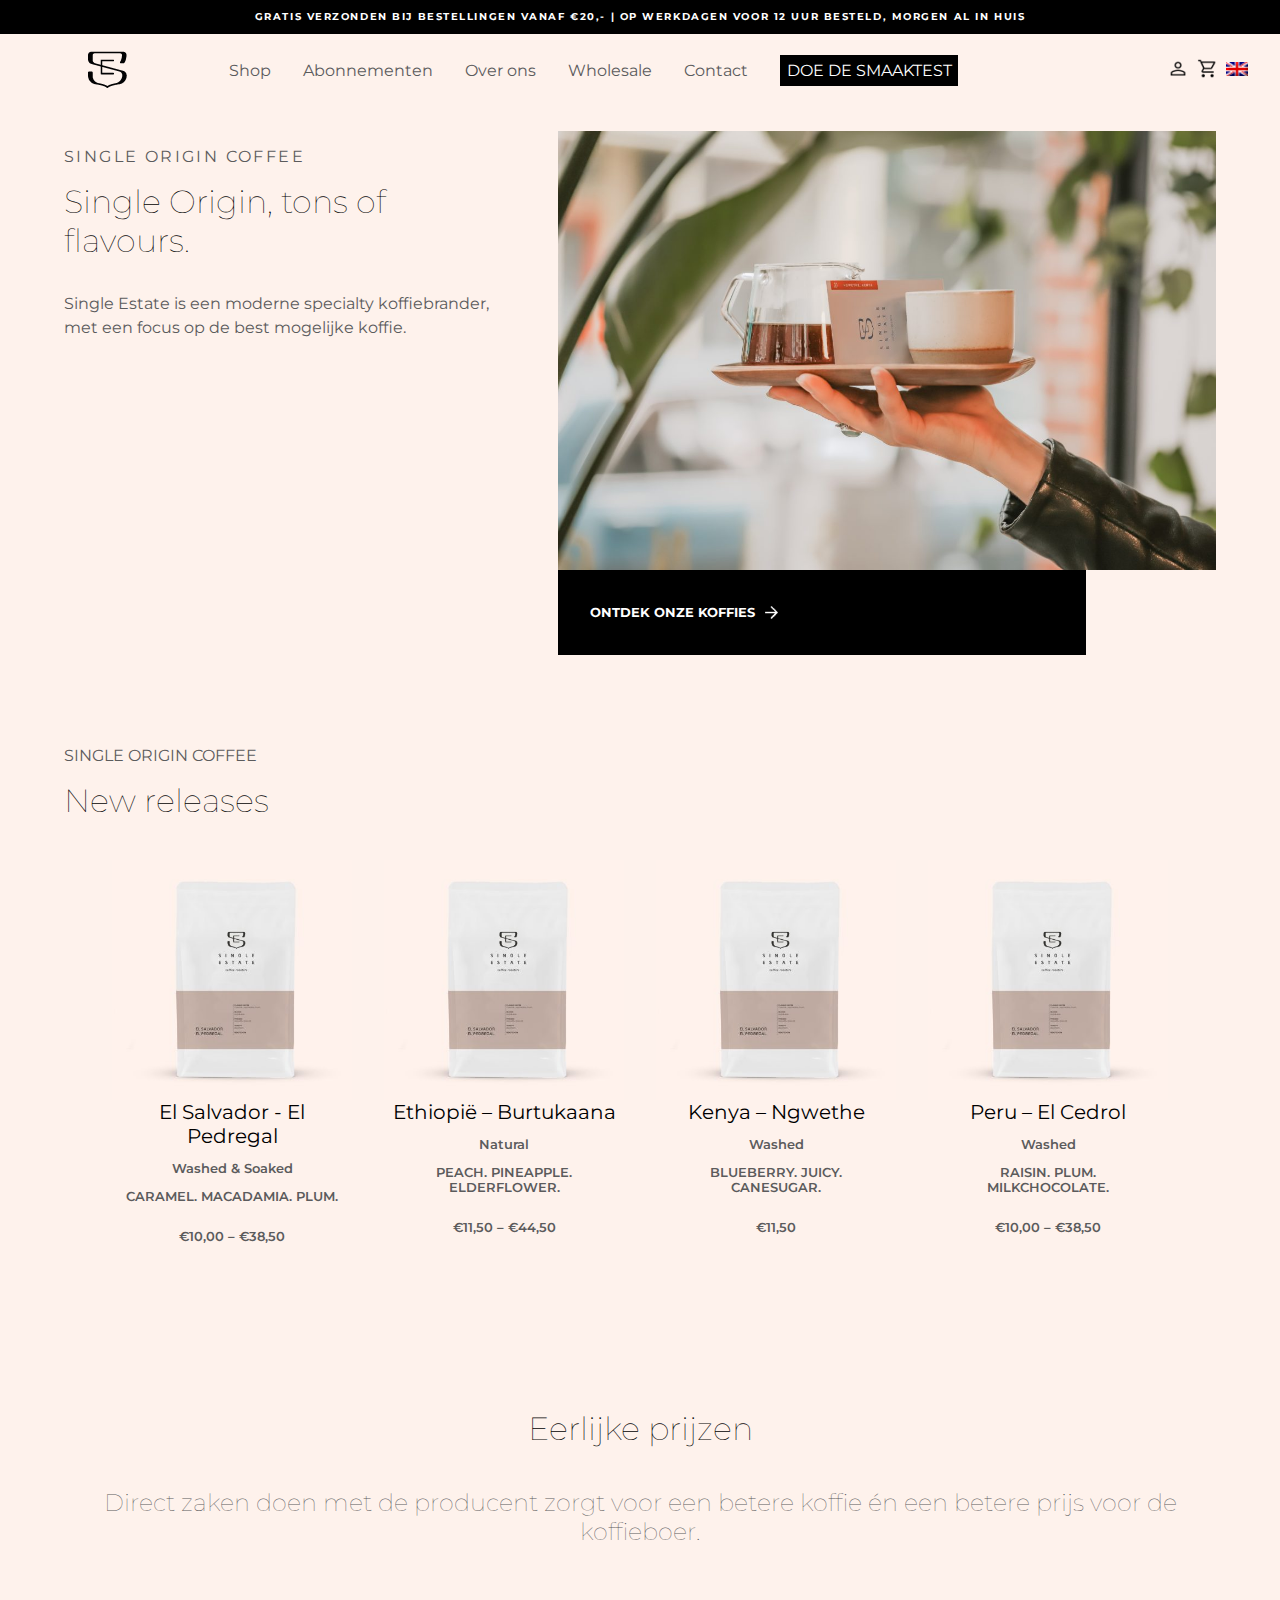
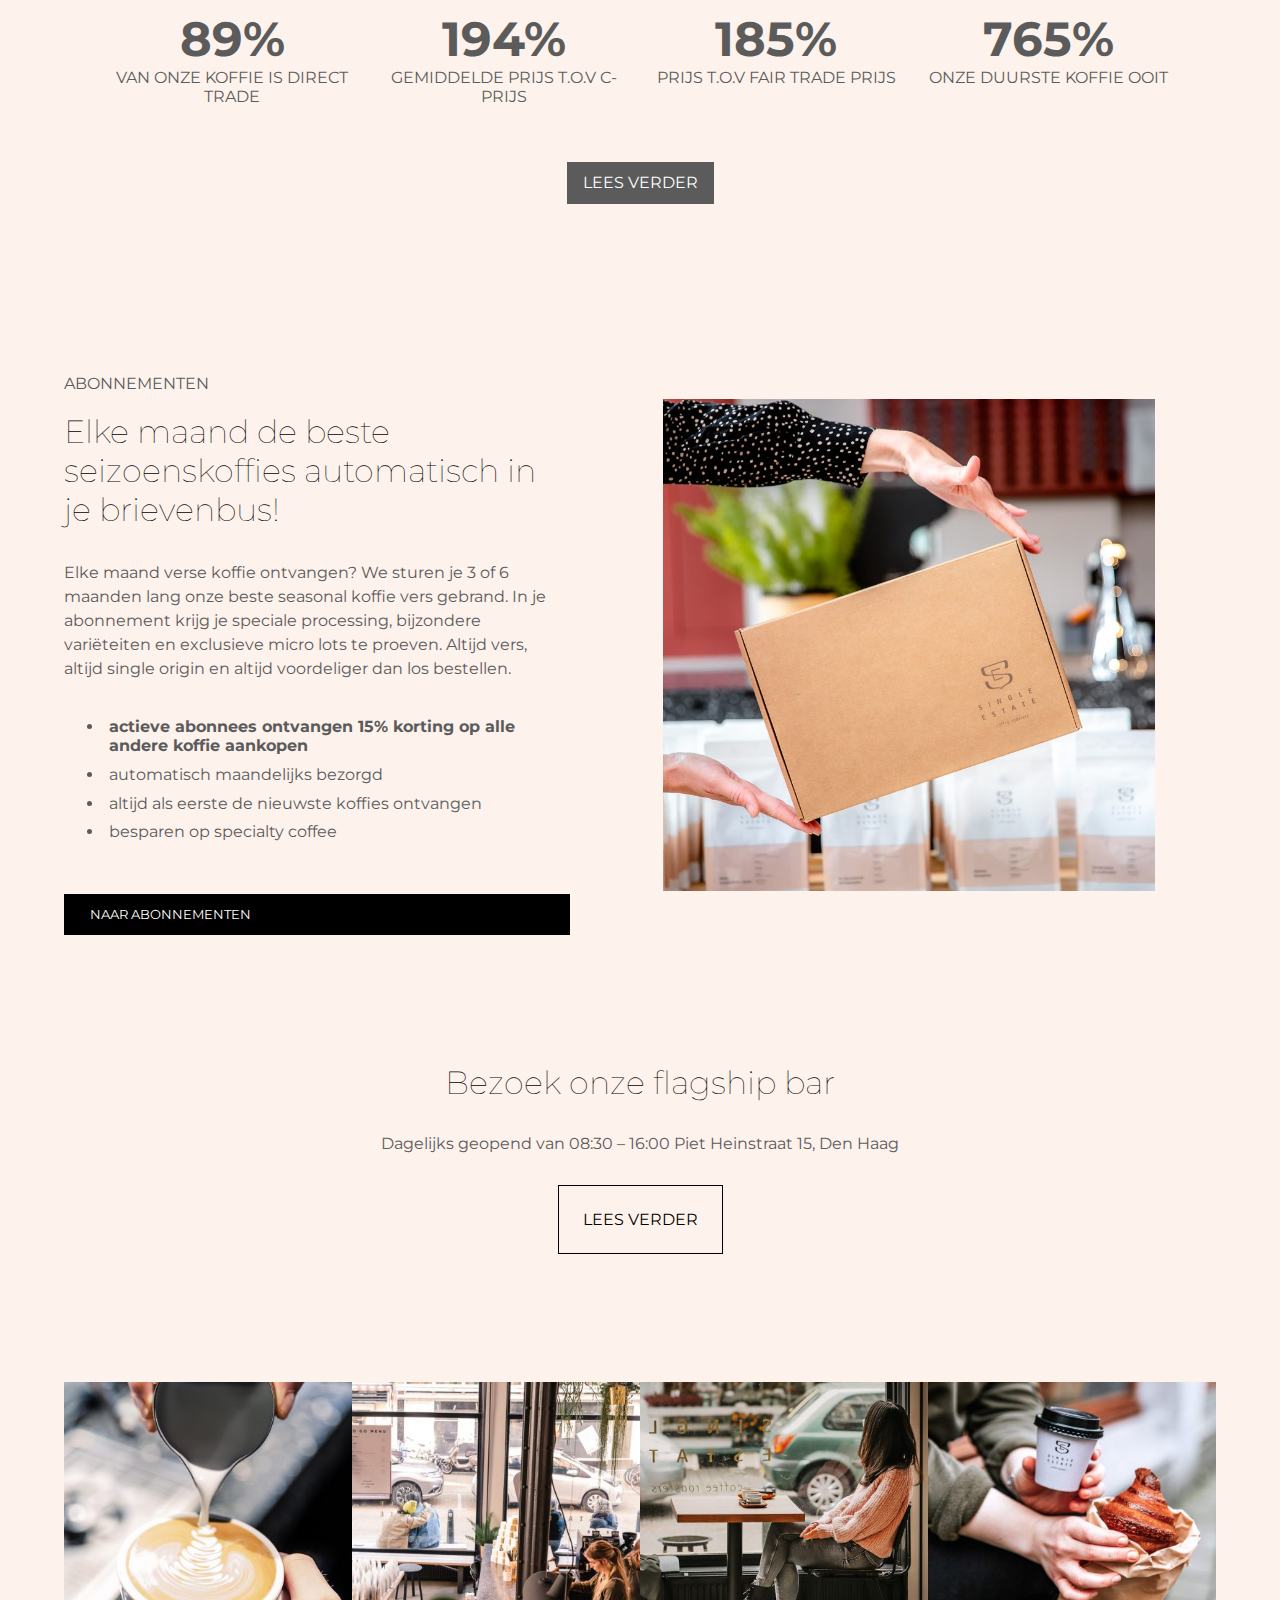
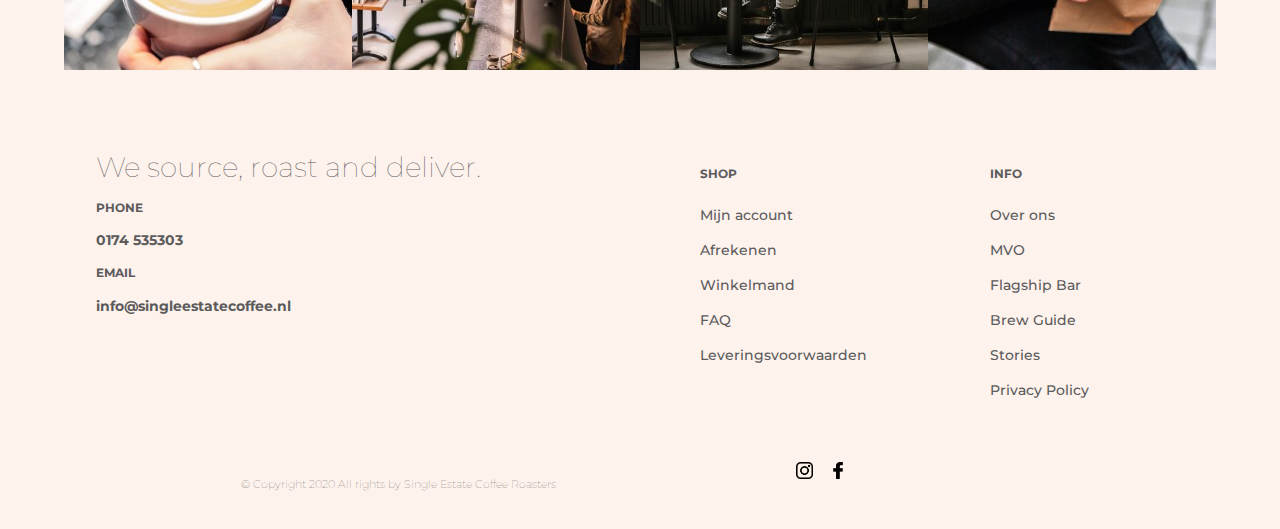
<file: index.html>
<!doctype html>
<html lang="nl">

<head>
	<meta charset="UTF-8">
	<meta name="author" content="Eliran Abohadana">
	<meta name="viewport" content="width=device-width, initial-scale=1">

	<title>Single Estate Coffee</title>

	<link href="styles/home.css" rel="stylesheet">
	<link href="styles/header-footer.css" rel="stylesheet">

	<link href="https://fonts.googleapis.com/css2?family=Montserrat:wght@300&display=swap" rel="stylesheet">

	<link rel="icon" type="image/svg+xml" href="images/seclogo.png">
</head>

<body>

	<header>

		<p>GRATIS VERZONDEN BIJ BESTELLINGEN VANAF €20,- | OP WERKDAGEN VOOR 12 UUR BESTELD, MORGEN AL IN HUIS</p>

		<nav>

			<a href="index.html"> <img src="images/seclogo.png" alt=""> </a>

			<button><img src="images/hamburger-menu-icon.png" alt=""></button>

			<ul>
				<li><a href="">Shop</a></li>
				<li><a href="#">Abonnementen</a></li>
				<li><a href="overons.html">Over ons</a></li>
				<li><a href="#">Wholesale</a></li>
				<li><a href="#">Contact</a></li>
				<li><a href="#">DOE DE SMAAKTEST</a></li>
			</ul>

			<ul>
				<li><a href="#"><img src="images/accounticon.png" alt=""></a></li>
				<li><a href="#"><img src="images/winkelwagenicon.png" alt=""></a></li>
				<li><a href="#"><img src="images/en.png" alt=""></a></li>
			</ul>

		</nav>

	</header>



	<main>

		<h1 class="visually-hidden">Welkom bij Single Estate Coffee Roasters.</h1>

		<section>

			<div>
				<h2>Single Origin, tons of flavours.</h2>

				<p>SINGLE ORIGIN COFFEE</p>

				<p>Single Estate is een moderne specialty koffiebrander, met een focus op de best mogelijke koffie.</p>
			</div>

			<ul>
				<li><img src="images/koffiedienblad.jpg" alt=""></li>

				<li><a href="#">ONTDEK ONZE KOFFIES <img src="images/arrow-forward-white.png" alt=""> </a></li>
			</ul>

		</section>



		<section>

			<div>
				<h2>New releases</h2>

				<p>SINGLE ORIGIN COFFEE</p>
			</div>


			<div>

				<figure>
					<a href="#"><img src="images/El-Salvador-El-Pedregal.jpg" alt=""><p>Bestellen / Details</p></a>
					<a href="#">El Salvador - El Pedregal</a>
					<p><em>Washed & Soaked</em> CARAMEL. MACADAMIA. PLUM.</p>
					<p>€10,00 – €38,50</p>
				</figure>

				<figure>
					<a href="#"><img src="images/El-Salvador-El-Pedregal.jpg" alt=""><p>Bestellen / Details</p></a>
					<a href="#">Ethiopië – Burtukaana</a>
					<p><em>Natural</em> PEACH. PINEAPPLE. ELDERFLOWER.</p>
					<p>€11,50 – €44,50</p>
				</figure>

				<figure>
					<a href="#"><img src="images/El-Salvador-El-Pedregal.jpg" alt=""><p>Bestellen / Details</p></a>
					<a href="#">Kenya – Ngwethe</a>
					<p><em>Washed</em> BLUEBERRY. JUICY. CANESUGAR.</p>
					<p>€11,50</p>
				</figure>

				<figure>
					<a href="#"><img src="images/El-Salvador-El-Pedregal.jpg" alt=""><p>Bestellen / Details</p></a>
					<a href="#">Peru – El Cedrol</a>
					<p><em>Washed</em> RAISIN. PLUM. MILKCHOCOLATE.</p>
					<p>€10,00 – €38,50</p>
				</figure>

			</div>

		</section>



		<section>

			<h2>Eerlijke prijzen</h2>

			<h3>Direct zaken doen met de producent zorgt voor een betere koffie én een betere prijs voor de koffieboer.</h3>

			<div>
				<p><em>89%</em>VAN ONZE KOFFIE IS DIRECT TRADE</p>

				<p><em>194%</em>GEMIDDELDE PRIJS T.O.V C-PRIJS</p>

				<p><em>185%</em>PRIJS T.O.V FAIR TRADE PRIJS</p>

				<p><em>765%</em>ONZE DUURSTE KOFFIE OOIT</p>
			</div>

			<a href="#">LEES VERDER</a>

		</section>



		<section>

			<div>
				<h2>Elke maand de beste seizoenskoffies automatisch in je brievenbus!</h2>

				<p>ABONNEMENTEN</p>

				<p>Elke maand verse koffie ontvangen? We sturen je 3 of 6 maanden lang onze beste seasonal koffie vers gebrand.
					In je abonnement krijg je speciale processing, bijzondere variëteiten en exclusieve micro lots te proeven.
					Altijd vers, altijd single origin en altijd voordeliger dan los bestellen.
				</p>

				<ul>
					<li>actieve abonnees ontvangen 15% korting op alle andere koffie aankopen</li>
					<li>automatisch maandelijks bezorgd</li>
					<li>altijd als eerste de nieuwste koffies ontvangen</li>
					<li>besparen op specialty coffee</li>
				</ul>

				<a href="#">NAAR ABONNEMENTEN</a>
			</div>

			<div>
			<img src="images/secdoos.jpg" alt="">
			</div>
			

		</section>



		<section>

			<h2>Bezoek onze flagship bar</h2>

			<p><em>Dagelijks geopend van 08:30 – 16:00</em> Piet Heinstraat 15, Den Haag</p>

			<a href="">LEES VERDER</a>

		</section>

		<section>

			<h3 class="visually-hidden">Foto collage</h3>

			<img src="images/Latte-art.jpg" alt="">
			<img src="images/koffiehuis.jpg" alt="">
			<img src="images/sec-bar.jpg" alt="">
			<img src="images/coffeemeal.jpg" alt="">

		</section>

	</main>





	<footer>

		<section>
			<h3>We source, roast and deliver.</h3>

			<h4>PHONE</h4>
			<a href="tel:0174 535303">0174 535303</a>
				
			<h4>EMAIL</h4>
			<a href="mailto:info@singleestatecoffee.nl">info@singleestatecoffee.nl</a>
		</section>

		<section>
			<h4>SHOP</h4>
				<ul>
					<li><a href="#">Mijn account</a></li>
					<li><a href="#">Afrekenen</a></li>
					<li><a href="#">Winkelmand</a></li>
					<li><a href="#">FAQ</a></li>
					<li><a href="#">Leveringsvoorwaarden</a></li>
				</ul>
		</section>

		<section>
			<h4>INFO</h4>
				<ul>
					<li><a href="overons.html">Over ons</a></li>
					<li><a href="#">MVO</a></li>
					<li><a href="#">Flagship Bar</a></li>
					<li><a href="#">Brew Guide</a></li>
					<li><a href="#">Stories</a></li>
					<li><a href="#">Privacy Policy</a></li>
				</ul>
		</section>

		<section><p>© Copyright 2020 All rights by Single Estate Coffee Roasters</p></section>


		<section>
			<a href="https://www.instagram.com/singleestatecoffeeroasters/"><img src="images/instagram-logo.png" alt=""></a>
			<a href="https://www.facebook.com/singleestatecoffee"><img src="images/facebook-logo.png" alt=""></a>
		</section>



	</footer>


	<script defer src="scripts/script.js"></script>

</body>

</html>
</file>
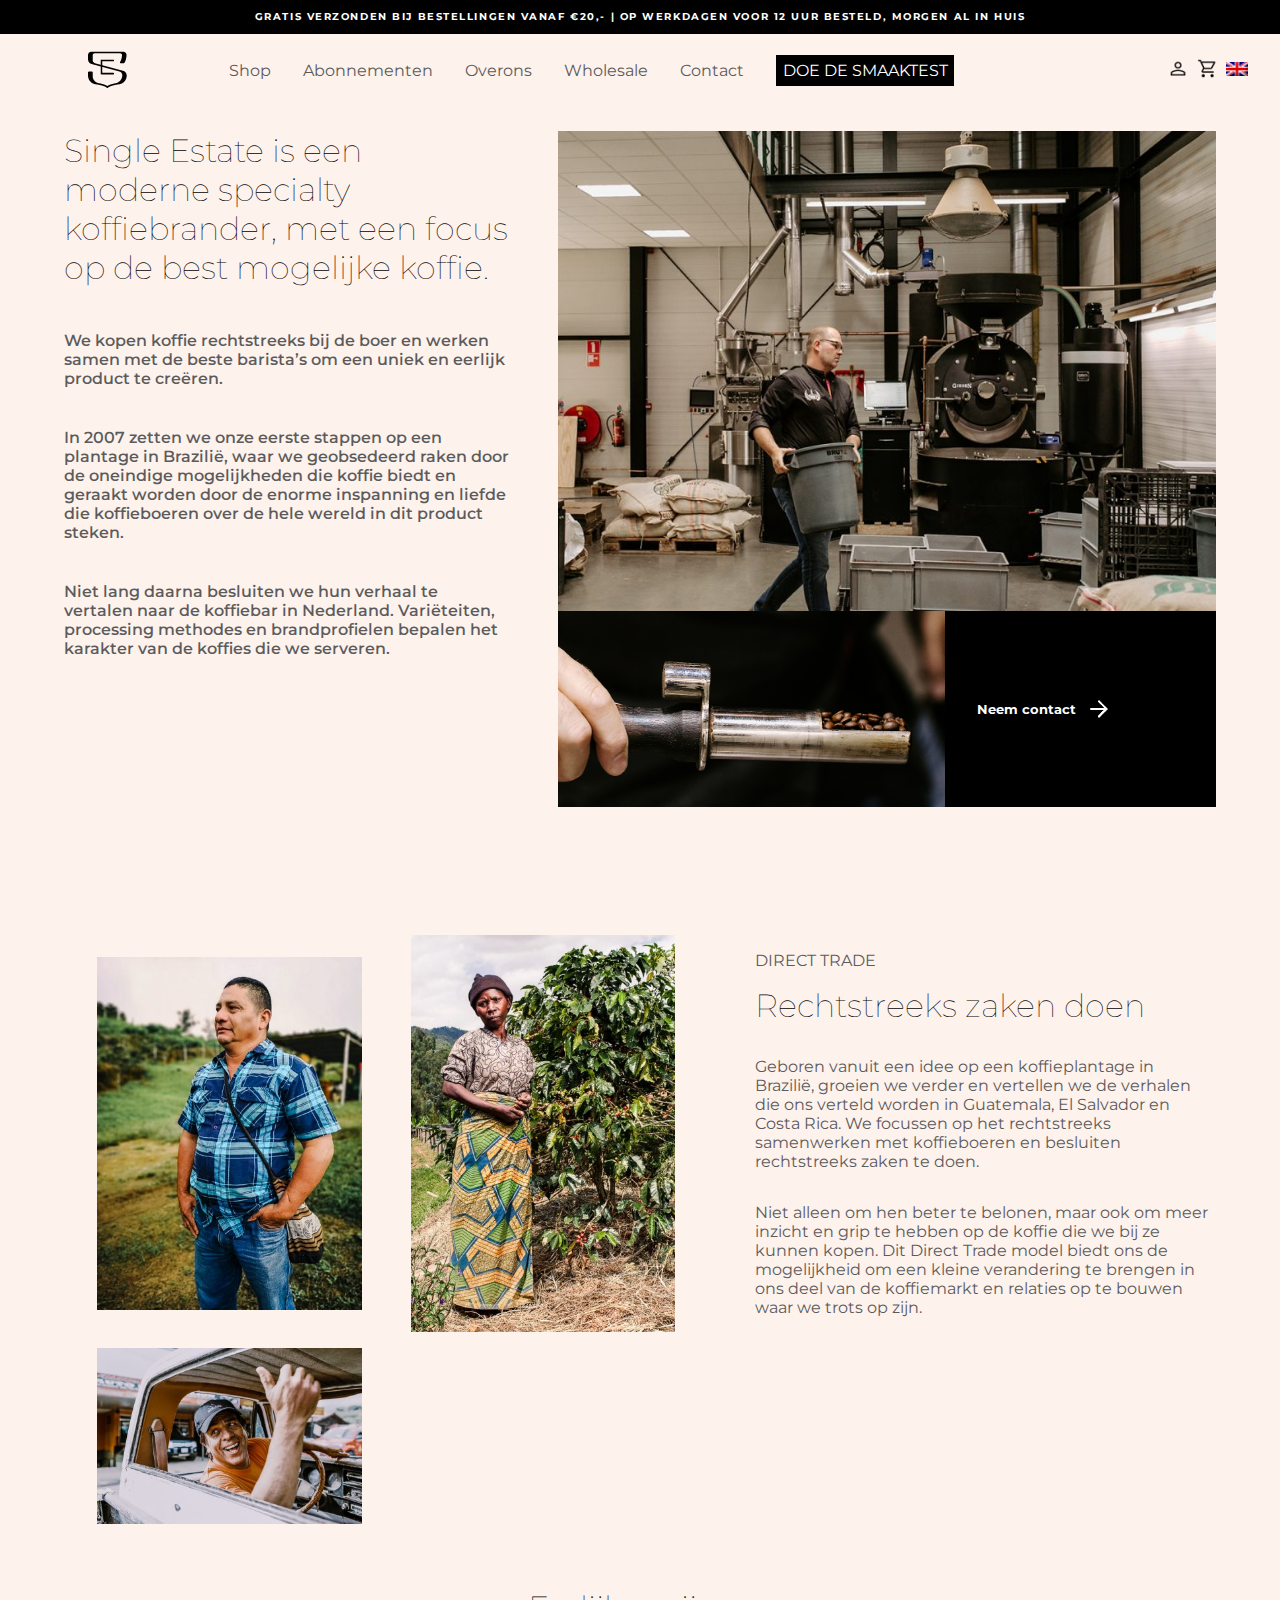
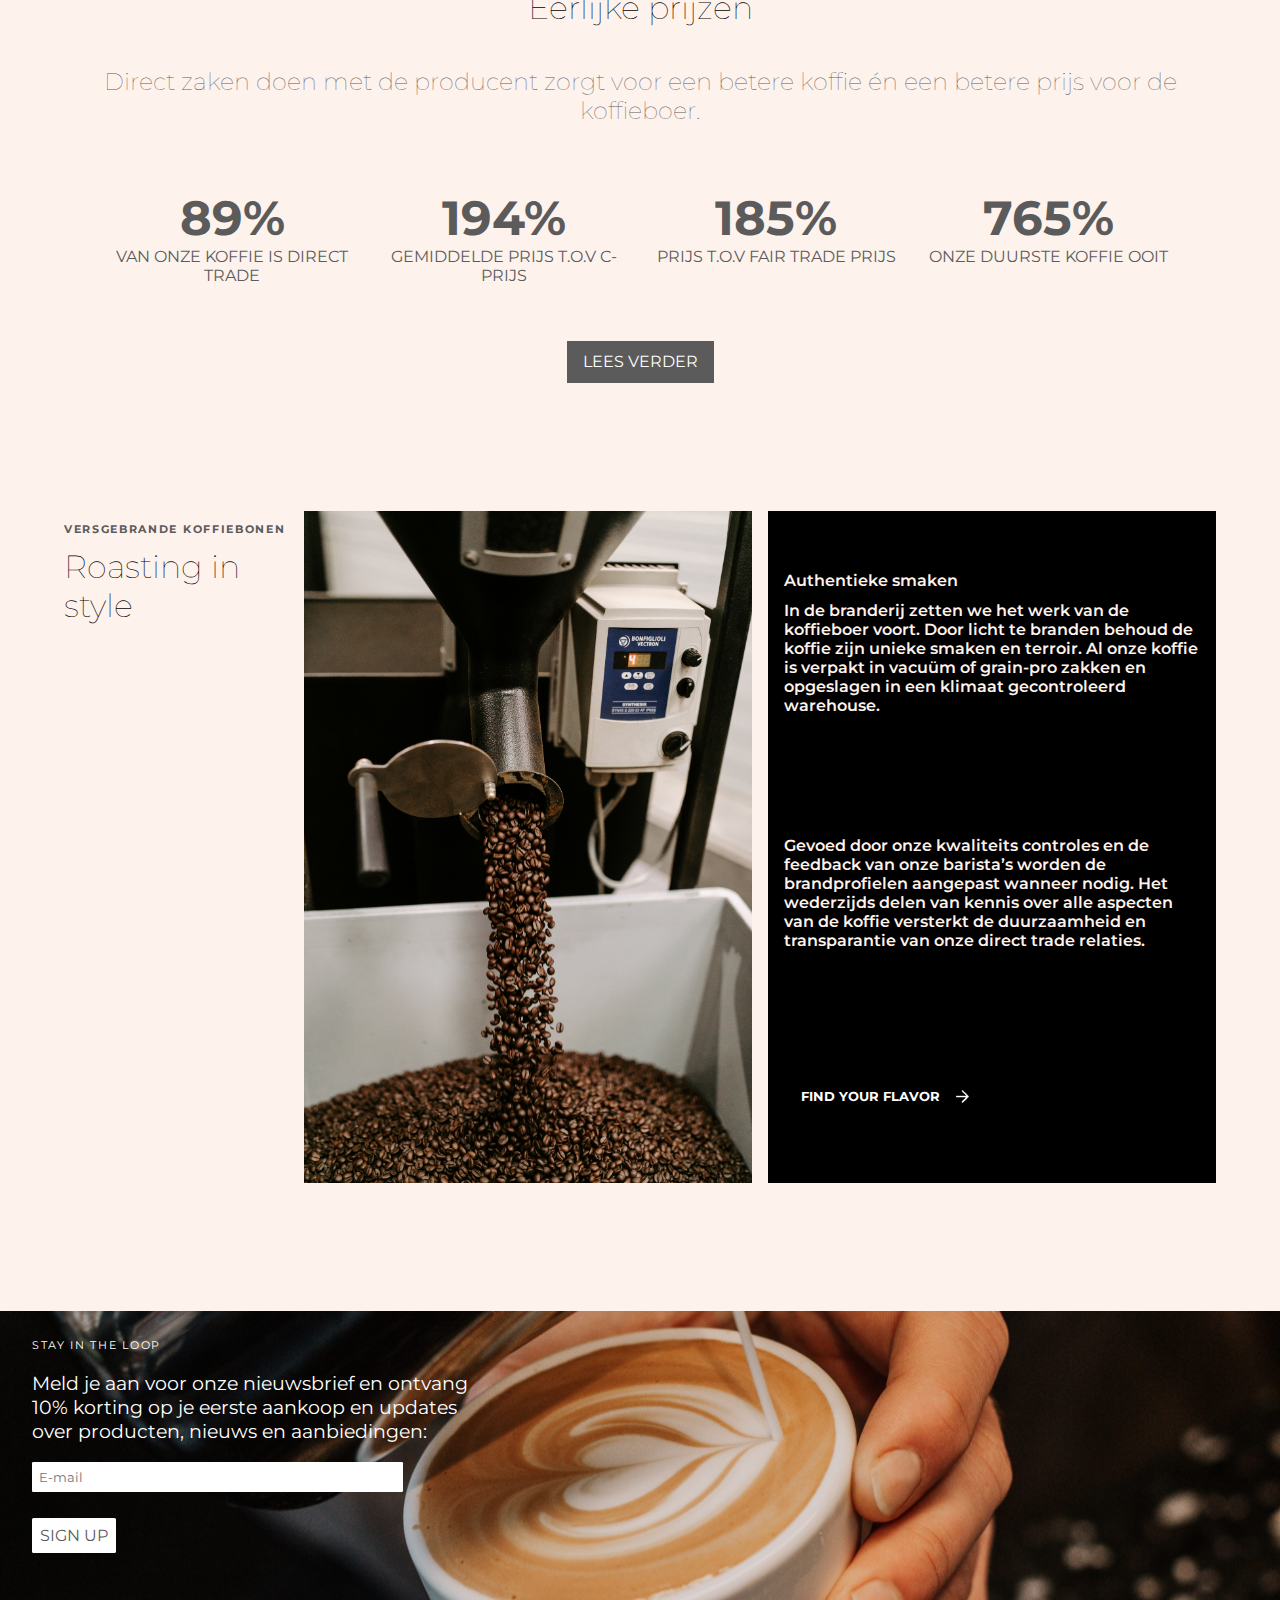
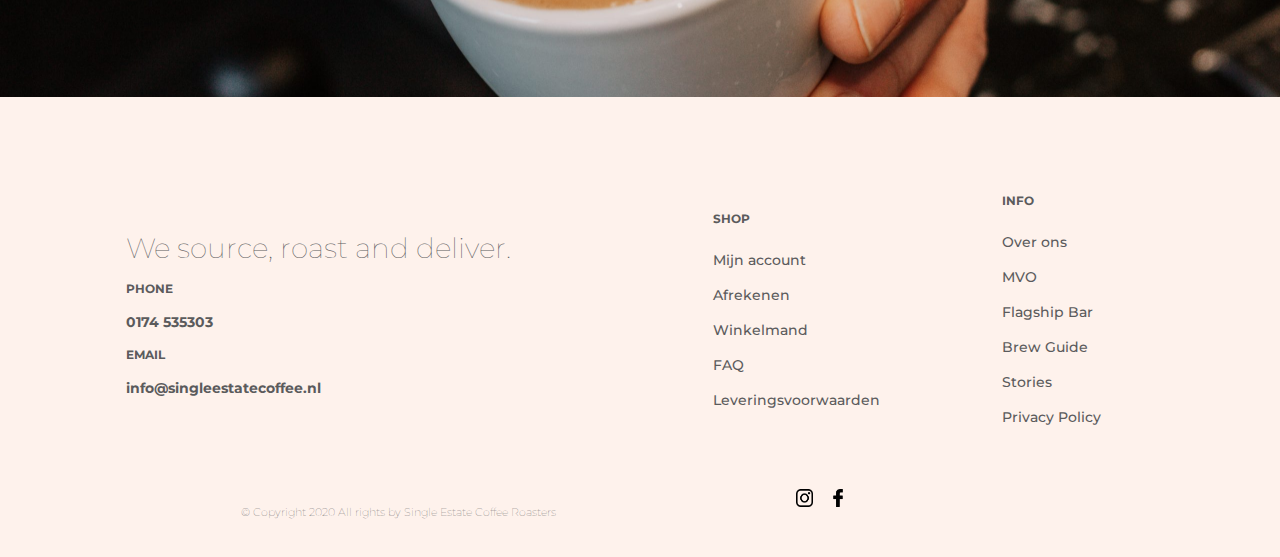
<file: overons.html>
<!doctype html>
<html lang="nl">
	
<head>
	<meta charset="UTF-8">
	<meta name="author" content="Eliran Abohadana">
	<meta name="viewport" content="width=device-width, initial-scale=1">
	
	<title>Single Estate Coffee</title>
	
	<link href="styles/header-footer.css" rel="stylesheet">
	<link href="styles/overons.css" rel="stylesheet">

	<link href="https://fonts.googleapis.com/css2?family=Montserrat:wght@300&display=swap" rel="stylesheet">	

	<link rel="icon" type="image/svg+xml" href="images/seclogo.png">
</head>

<body>

	<header>
		
		<p>GRATIS VERZONDEN BIJ BESTELLINGEN VANAF €20,- | OP WERKDAGEN VOOR 12 UUR BESTELD, MORGEN AL IN HUIS</p>

		<nav>

			<a href="index.html"> <img src="images/seclogo.png" alt=""> </a>

			<button><img src="images/hamburger-menu-icon.png" alt=""></button>
			
			<ul>
				<li><a href="">Shop</a></li>
				<li><a href="#">Abonnementen</a></li>
				<li><a href="overons.html">Overons</a></li>
				<li><a href="#">Wholesale</a></li>
				<li><a href="#">Contact</a></li>
				<li><a href="#">DOE DE SMAAKTEST</a></li>
			</ul>

			<ul>
				<li><a href="#"><img src="images/accounticon.png" alt=""></a></li>
				<li><a href="#"><img src="images/winkelwagenicon.png" alt=""></a></li>
				<li><a href="#"><img src="images/en.png" alt=""></a></li>
			</ul>
			
		</nav>

	</header>

	
	
	<main>

		<h1 class="visually-hidden">Welkom bij Single Estate Coffee Roasters.</h1>

		<section>

			<div>
				<h2>Single Estate is een moderne specialty koffiebrander, met een focus op de best mogelijke koffie.</h2>
				<p>We kopen koffie rechtstreeks bij de boer en werken samen met de beste barista’s om een uniek en eerlijk product te creëren.</p>
                <p>In 2007 zetten we onze eerste stappen op een plantage in Brazilië, waar we geobsedeerd raken door de oneindige mogelijkheden die koffie biedt en geraakt worden door de enorme inspanning en liefde die koffieboeren over de hele wereld in dit product steken.</p>
                <p>Niet lang daarna besluiten we hun verhaal te vertalen naar de koffiebar in Nederland. Variëteiten, processing methodes en brandprofielen bepalen het karakter van de koffies die we serveren.</p>
            </div>


			<div>
					<img src="images/overons-emmer.jpg" alt="">
					<img src="images/koffie-handel.jpg" alt="">
					<a href="#">Neem contact <img src="images/arrow-forward-white.png" alt=""> </a>
			</div>

		</section>


		<section>
		
		<div>
			<h2>Rechtstreeks zaken doen</h2>
			<p>DIRECT TRADE</p>
			<p>Geboren vanuit een idee op een koffieplantage in Brazilië, groeien we verder en vertellen we de verhalen die ons verteld worden in Guatemala, El Salvador en Costa Rica. We focussen op het rechtstreeks samenwerken met koffieboeren en besluiten rechtstreeks zaken te doen.</p>
			<p>Niet alleen om hen beter te belonen, maar ook om meer inzicht en grip te hebben op de koffie die we bij ze kunnen kopen. Dit Direct Trade model biedt ons de mogelijkheid om een kleine verandering te brengen in ons deel van de koffiemarkt en relaties op te bouwen waar we trots op zijn.</p>
		</div>

		<div>
			<img src="images/manmettas.jpg" alt="">
			<img src="images/vrouwnaastkoffieboom.jpg" alt="">
			<img src="images/maninauto.jpg" alt="">
		</div>


		</section>



		<section>

			<h2>Eerlijke prijzen</h2>

			<h3>Direct zaken doen met de producent zorgt voor een betere koffie én een betere prijs voor de koffieboer.</h3>

			<div>
				<p><em>89%</em>VAN ONZE KOFFIE IS DIRECT TRADE</p>

				<p><em>194%</em>GEMIDDELDE PRIJS T.O.V C-PRIJS</p>

				<p><em>185%</em>PRIJS T.O.V FAIR TRADE PRIJS</p>

				<p><em>765%</em>ONZE DUURSTE KOFFIE OOIT</p>
			</div>

			<a href="#">LEES VERDER</a>

		</section>



		<section>

			<div>
				<h2>Roasting in style</h2>
				<p>VERSGEBRANDE KOFFIEBONEN</p>
			</div>

			<div>
				<img src="images/koffiebonenmachine.jpg" alt="">
			</div>

			<div>
				<p><em>Authentieke smaken</em>
				In de branderij zetten we het werk van de koffieboer voort. Door licht te branden behoud de koffie zijn unieke smaken en terroir.
				Al onze koffie is verpakt in vacuüm of grain-pro zakken en opgeslagen in een klimaat gecontroleerd warehouse.</p>

				<p>Gevoed door onze kwaliteits controles en de feedback van onze barista’s worden de brandprofielen aangepast wanneer nodig.
				Het wederzijds delen van kennis over alle aspecten van de koffie versterkt de duurzaamheid en transparantie van onze direct trade relaties.</p>

				<a href="#">FIND YOUR FLAVOR<img src="images/arrow-forward-white.png" alt=""> </a>
			</div>

		</section>



		<section>	
		<img src="images/coffeeart.jpg" alt="">
			<div>
				<p>STAY IN THE LOOP</p>
				<p>Meld je aan voor onze nieuwsbrief en ontvang 10% korting op je eerste aankoop en updates over producten, nieuws en aanbiedingen:</p>
				<input type="text" placeholder="E-mail">
				<a href="#">SIGN UP</a>
			</div>

		</section>







	</main>

	<footer>

		<section>
			<h3>We source, roast and deliver.</h3>

			<h4>PHONE</h4>
			<a href="tel:0174 535303">0174 535303</a>
				
			<h4>EMAIL</h4>
			<a href="mailto:info@singleestatecoffee.nl">info@singleestatecoffee.nl</a>
		</section>

		<section>
			<h4>SHOP</h4>
				<ul>
					<li><a href="#">Mijn account</a></li>
					<li><a href="#">Afrekenen</a></li>
					<li><a href="#">Winkelmand</a></li>
					<li><a href="#">FAQ</a></li>
					<li><a href="#">Leveringsvoorwaarden</a></li>
				</ul>
		</section>

		<section>
			<h4>INFO</h4>
				<ul>
					<li><a href="overons.html">Over ons</a></li>
					<li><a href="#">MVO</a></li>
					<li><a href="#">Flagship Bar</a></li>
					<li><a href="#">Brew Guide</a></li>
					<li><a href="#">Stories</a></li>
					<li><a href="#">Privacy Policy</a></li>
				</ul>
		</section>

		<section><p>© Copyright 2020 All rights by Single Estate Coffee Roasters</p></section>


		<section>
			<a href="https://www.instagram.com/singleestatecoffeeroasters/"><img src="images/instagram-logo.png" alt=""></a>
			<a href="https://www.facebook.com/singleestatecoffee"><img src="images/facebook-logo.png" alt=""></a>
		</section>



	</footer>


	<script defer src="scripts/script.js"></script>

</body>
	
</html>
</file>
<file: styles/home.css>
/**************/
/* CSS REMEDY */
/**************/
*, *::after, *::before {
  box-sizing:border-box;  
}

button, summary {
	cursor: pointer;
}

/*********************/
/* CUSTOM PROPERTIES */
/*********************/
:root {
	/* startje */
	--color-text: #5b5b5c;
	--color-background: #fef2ec;
  --color-dark: black;
  --color-light: white;
  
}

/****************/
/* JOUW STYLING */
/****************/

/* jouw code */

body {
  color:var(--color-text);
  background-color:var(--color-background);
  margin: 0;
  font-family: 'Montserrat', sans-serif;
}

/* https://www.a11yproject.com/posts/how-to-hide-content/ */
.visually-hidden {
  clip: rect(0 0 0 0);
  clip-path: inset(50%);
  height: 1px;
  overflow: hidden;
  position: absolute;
  white-space: nowrap;
  width: 1px;
}

main {
  width: 80%;
  margin: auto;
}

@media  (min-width: 950px) {
        main {
      width: 85%;
  }
}

@media  (min-width: 1100px) {
        main {
      width: 90%;
  }
}

section {
  padding-bottom: 8em;
}

section section{
  padding-bottom: 0;
}

main img {
  width: 100%;
  display: block;
}

h2 {
  font-size: 2em;
  font-weight: lighter;
  padding: 0 0 .5em;
  margin: 0;
  color: var(--color-dark);
}

em{
  font-style: normal;
}




/* intro section */

@media  (min-width: 950px) {
    main section:first-of-type {
      display: grid;
      grid-template-columns: 1.5fr 2fr;  
    }
}

@media  (min-width: 950px) {
    main section:first-of-type div:nth-of-type(1) {
      padding-right: 3em;
    }
}

main section:nth-of-type(1) div p:first-of-type {
  letter-spacing: 0.15em;
}

main section:nth-of-type(1) p:last-of-type {
  line-height: 1.5em;
  padding-bottom: 3em;
}

main section:nth-of-type(1) ul {
  position: relative;   
  padding: 0;
  margin: 0;
  list-style: none;
  line-height: 0;
}

main section:nth-of-type(1) ul li a {
  display: flex;
  align-items: center;
  position: absolute;
  left: 0;
  right: 0;
  top: 100%;
  padding: 2.5em;
  gap: .5em;
  background-color: var(--color-dark);
  color: var(--color-light);
  text-decoration: none;
  font-weight:bold;
  font-size: small;  
  transition: .3s ease-in-out;
}

@media  (min-width: 950px) {
    main section:nth-of-type(1) ul li a {
      right: 10em;
    }
}

main section:nth-of-type(1) ul li a:hover {
  opacity: 75%;
}

main section:nth-of-type(1) li a img{
  width: 1.5em;

}
main section:nth-of-type(1) li:first-of-type{
overflow: hidden;
}

main section:nth-of-type(1) li:first-of-type img{
transition: .5s ease-in-out;
}

main section:nth-of-type(1) li img:first-of-type:hover {
    transform: scale(1.1);
  object-fit: cover ;
}

main section:nth-of-type(1) div {
  display: flex;
  flex-direction: column;
}

main section:nth-of-type(1) div p:first-of-type {
 order: -1;
}




/* new releases sectie */

main section:nth-of-type(2) p:nth-child(1) {
  letter-spacing: 0.15em;
}

figure {
  display: flex;
  flex-direction: column;
  padding: 1.5em 0;
  margin: 0;
  align-items: center;
  text-align: center;
}

main section:nth-of-type(2) div:nth-of-type(1) {
  display: flex;
  flex-direction: column;
}

main section:nth-of-type(2) div:nth-of-type(1) p {
  order: -1;
}

@media  (min-width: 700px) {
      main section:nth-of-type(2) div:nth-of-type(2) {
        display: grid;
        grid-template-columns:repeat(auto-fit, minmax(18em, 1fr));
        grid-gap: 2em;
        max-width: 38em;
        margin: auto;
      }
}

@media  (min-width: 1100px) {
main section:nth-of-type(2) div:nth-of-type(2){
        grid-template-columns:repeat(auto-fit, minmax(15em, 1fr));
        min-width: 65.5em;
        max-width: 66em;
    }
}

@media  (min-width: 1300px) {
main section:nth-of-type(2) div:nth-of-type(2){
        grid-template-columns:repeat(auto-fit, minmax(18em, 1fr));
        max-width: 78em;
    }
}

figure a {
  font-size: 1.25em;
  text-decoration: none;
  color: var(--color-dark);
}

figure a:first-of-type {
  position: relative;
  top: 0;
  bottom: 0;
  left: 0;
  right:0;
  display: flex;
  align-items: center;
  justify-content: center;
  background-color: var(--color-light);
}

figure a p:first-of-type {
 position: absolute;
 display: none;
}

figure a:first-of-type:hover p{
 display: inline-block;
}

figure a:first-of-type:hover img{
  transition: .2s ease-in-out;
  opacity: .35;
  transform: scale(1.05);
}

figure a:last-of-type:hover{
  border-bottom: .1em solid var(--color-text);
  transform: scale(1.05);
  transition: .3s ease-in-out ;
  transform-origin: bottom;
}

figure p {
  padding: 0 1em;
  font-size: .8em;
  font-weight: 600;
  letter-spacing: normal;
}

figure p:first-of-type {
  color: var(--color-text);
}

main section:nth-of-type(2) em {
    display: block;
    padding-bottom: 1em;
}

@media  (min-width: 950px) {
      main section:nth-of-type(2)  {
        padding-top: 2em;
      }
}



/* percentage sectie */
main section:nth-of-type(3) {
  text-align: center;
}

main section:nth-of-type(3) p{
  padding-bottom: 1.5em;
}

main section:nth-of-type(3) h3{
  font-weight: lighter;
  font-size: 1.5em;
  padding-bottom: 1em;
}

main section:nth-of-type(3) em{
  font-size: 3em;
  font-weight: bold;
  display: block;
}

main section:nth-of-type(3) p:last-of-type{
  line-height: normal;
}

@media  (min-width: 750px) {
main section:nth-of-type(3) div{
        display: grid;
        grid-template-columns:repeat(auto-fit, minmax(15em, 1fr));
        grid-gap: 2em;
        max-width: 32em;
        margin: auto;
    }
}

@media  (min-width: 1150px) {
main section:nth-of-type(3) div{
        max-width: 66em;
        grid-gap: 2em;
    }
}

main section:nth-of-type(3) a {
  color: var(--color-light);
  background-color: var(--color-text);
  text-decoration: none;
  padding: .7em 1em;
  margin-top: 1em;
  display: inline-block;
}


main section:nth-of-type(3) a:hover{
  transform: scale(1.05);
  transition: .3s ease-in-out ;
  transform-origin: bottom;
}



/* abonnementen sectie */

main section:nth-of-type(4) h2 {
  text-align: center;
}

main section:nth-of-type(4) p {
  text-align: center;
  line-height: 1.5em;
}

main section:nth-of-type(4) ul li{
 text-align: center;
 padding: 0.3em;
}

main section:nth-of-type(4) ul li:first-of-type{
 font-weight: bold;
}

main section:nth-of-type(4) a{
 color:var(--color-light);
 background-color: var(--color-dark);
 text-decoration: none;
 padding: 1em 2em;
 font-size: .8em;
 display: inline-block;
}

main section:nth-of-type(4) a:hover{
  transition: .4s ease-in-out ;
  transform-origin: bottom;
  opacity: .7;
}

main section:nth-of-type(4) div{
  margin-top: 1.5em;
  padding: 0;
}

@media  (min-width: 750px) {
  main section:nth-of-type(4) img{
    margin: auto;
  }
}

@media  (min-width: 750px) {
  main section:nth-of-type(4) img{
    width: 80%;
  }
}

main section:nth-of-type(4) div{
  display: flex;
  flex-direction: column;
}

main section:nth-of-type(4) div p:first-of-type{
  order: -1;
}

@media  (min-width: 850px) {
    main section:nth-of-type(4) {
      display: grid;
      grid-template-columns: 1.75fr 2fr;
    }
}

@media  (min-width: 850px) {
    main section:nth-of-type(4) div:first-of-type{
     padding-right: 2em;
    }
}

@media  (min-width: 950px) {
    main section:nth-of-type(4) div *, main section:nth-of-type(4) ul li{
      text-align: start;
    }
}

@media  (min-width: 950px) {
    main section:nth-of-type(4) ul {
      padding-bottom: 2em;
    }
}

main section:nth-of-type(4) div:last-of-type {
overflow: hidden;
}

main section:nth-of-type(4) div img {
transition: .5s ease-in-out;
}

main section:nth-of-type(4) div img:hover {
transform: scale(1.1);
}

/* bezoek / collage section  */

main section:nth-of-type(5) {
  text-align: center;
}

main section:nth-of-type(5) p {
  padding-bottom: 1em;
}

main section:nth-of-type(5) a{
  color: var(--color-dark);
  text-decoration: none;
  border: .1em solid var(--color-dark);
  padding: 1.5em;
  display: inline-block;
 }

main section:nth-of-type(5) a:hover{
  color: var(--color-background);
  border: .1em solid var(--color-text);
  background-color: var(--color-text);
 }

 main section:nth-of-type(6) {
  padding: 0;
  margin: 0;
 }

 @media  (min-width: 550px) {
      main section:nth-of-type(6) {
        display: grid;
        grid-template-columns:repeat(auto-fit, minmax(200px, 1fr) );
      }
    }

 main section:nth-of-type(6) img:hover {
  transform: scale(1.03);
  transition: .3s ease-in-out;
  border-radius: 1em;
  box-shadow: 0px 0px 20px 3px var(--color-text);
 }
</file>
<file: styles/header-footer.css>
header {
    display: flex;
    justify-content: space-between;
    flex-wrap: wrap;
    top: 0;
    margin: 0;
    width: 100%;
}

header p {
    display: flex;
    justify-content: center;
    text-align: center;
    width: 100%;
    margin:0;
    padding: 0.75em 3.7em;
    background-color: black;
    color: white;
    font-weight: bold;
    font-size: .65em;
    letter-spacing: 0.15em;
}

@media  (min-width: 950px) {
    header p {
        padding: 1em 4em;
    }
}


nav {
    display: grid;
    grid-template-columns: 1fr 1fr 1fr;
    align-items: center;
    margin: 0;
    padding: 1em 0;
    width: 100%;
    position: relative;
}

@media  (min-width: 950px) {
    nav {
        grid-template-columns: 1fr 4fr 1fr;
        padding: .5em 0 2em;
    }
}


nav button {
    border: none;
    background: none;
    padding: 0;
    margin: 0;
    display: flex;
    position: relative;
    left: 1.5em;
    order:-1;
}

@media  (min-width: 950px) {
    nav button {
        display: none;
    }
}


nav button img {
   width: 1.5em;
   margin: 0;
}

nav a  {
    margin: auto;
}

header nav ul:first-of-type{
    position: absolute;
    top: 100%;
    left: 0;
    right: 0;
    list-style:none;
    margin: 0;
    padding: 0;
    text-align: center;
    background-color: var(--color-light);
    transition:transform .3s;
    transform:translatex(-100%);
    z-index: 10;
}

header nav ul:first-of-type li:hover {
	color: var(--color-light);
    background-color: var(--color-text);
    transition: .3s ease-in-out;
    transform: scale(1.05);
}

@media  (min-width: 950px) {
    header nav ul:first-of-type{
        position: static;
        display: flex;
        flex-direction: row;
        top: 0%;
        background-color: transparent;
        transform:translatex(0);
        align-items: center;
    }
}

header nav ul:first-of-type.toonMenu {
    transform:translatex(0);
}

header nav ul:first-of-type li {
    padding: 1em;
}

header nav ul:first-of-type li a{
    text-decoration: none;
    color: var(--color-black);
    white-space: nowrap;
}

@media  (min-width: 950px) {
    header nav ul:first-of-type li:last-of-type a {
        text-decoration: none;
        color: var(--color-light);
        background-color: var(--color-dark);
        padding: .4em;
    }
}

header nav ul:first-of-type li:last-of-type:hover {
    background-color: transparent;
}


header nav ul:last-of-type{
    display: flex;
    position: relative;
    right: 1em;
    align-items: center;
    gap: 0.5em;
    justify-content: end;
}

@media  (min-width: 950px) {
    header nav ul:last-of-type{
        padding-right: 1em;
    }
}

header nav ul:last-of-type li {   
    list-style-type: none;
    align-items: center;
    padding: 0;
}

header nav ul:last-of-type li a img {   
    width: 1.35em;
}



footer {
    padding-top: 5em;
    width: 80%;
    margin: auto;
}

footer h3 {
    font-size: 1.75em;
    font-weight: lighter;
    margin: 0;
}

footer h4 {
    font-size: .75em;
}

footer p, footer a {
    text-decoration: none;
    font-size: 0.9em;
    color: var(--color-text);
    font-weight: bold;
    padding-bottom: .5em;
}

footer h4:nth-of-type(3){
    margin: 4em 0 0 0;
}

footer h4:nth-of-type(4){
    margin: 4em 0 0 0;
}   

footer ul {
    list-style: none;
    padding: 0;
}

footer ul li {
    padding: .5em 0;
}

footer ul li a {
    text-decoration: none;
    font-size: 0.9em;
    font-weight: 500;
    color: var(--color-black);
}

footer ul li a:hover {
    border-bottom: .1em solid var(--color-text);
}

footer section:nth-child(4){
    padding-bottom: 1em;
}

footer section:nth-child(4) p{
    text-align: center;
    font-weight: lighter;
    font-size: .7em;
    padding: 1em .5em;
}

footer img{
    width: 1.2em;
    height: 1.2em;
}

footer section{
    padding-bottom: 2em;
}

@media  (min-width: 900px) {
        footer {
            width: 85%;
            display: grid;
            grid-template-columns: 2fr 1fr;
        }
}

@media  (min-width: 1100px) {
        footer {
            display: grid;
            grid-template-columns: 2.5fr 1fr 1fr;
        }
}

footer section:last-of-type{
    display: flex;
    justify-content: center;
    gap: 1em;
    padding-bottom: 2em;
    margin: auto;
}


@media  (min-width: 900px) {
    footer section:last-of-type{
      grid-column: 2;
      grid-row: 2;
    }
}


@media  (min-width: 1100px) {
    footer section:nth-of-type(3){
        padding-left: 3em;
    }
}
</file>
<file: styles/overons.css>
/**************/
/* CSS REMEDY */
/**************/
*, *::after, *::before {
  box-sizing:border-box;  
}

button, summary {
	cursor: pointer;
}





/*********************/
/* CUSTOM PROPERTIES */
/*********************/
:root {
	/* startje */
	--color-text: #5b5b5c;
	--color-background: #fef2ec;
  --color-dark: black;
  --color-light: white;
}





/****************/
/* JOUW STYLING */
/****************/

/* jouw code */

body {
  color:var(--color-text);
  background-color:var(--color-background);
  margin: 0;
  font-family: 'Montserrat', sans-serif;
}

/* https://www.a11yproject.com/posts/how-to-hide-content/ */
.visually-hidden {
  clip: rect(0 0 0 0);
  clip-path: inset(50%);
  height: 1px;
  overflow: hidden;
  position: absolute;
  white-space: nowrap;
  width: 1px;
}

section {
  width: 80%;
  margin: auto;
}

@media  (min-width: 950px) {
        section {
      width: 85%;
  }
}

@media  (min-width: 110px) {
        section {
      width: 90%;
  }
}

section {
  padding-bottom: 8em;
}

main img {
  width: 100%;
}

main section:nth-of-type(1) p {
  padding: .75em 0;
font-weight: 550;
}

h2 {
  font-size: 2em;
  font-weight: lighter;
  padding: 0 0 .5em;
  margin: 0;
  color: var(--color-dark);
}

@media  (min-width: 950px) {
    main section:first-of-type {
      display: grid;
      grid-template-columns: 1.5fr 2fr;  
    }
}

@media  (min-width: 950px) {
    main section:first-of-type div:first-of-type {
      padding-right: 3em;
    }
}

main section:first-of-type div:nth-of-type(2) {
    display: flex;
    flex-direction: column;
}


@media  (min-width: 500px) {
    main section:first-of-type div:nth-of-type(2) {
      display: grid;
      grid-template-columns: 1fr .7fr;
    }
}

main section:nth-of-type(1) div:last-of-type {
  position: relative;   
  padding: 0;
  margin: 0;
  list-style: none;
  line-height: 0;
}

main section:nth-of-type(1) div:last-of-type img:nth-of-type(1){
  grid-column: 1 / span 2;
  object-fit: cover;
  height: 30em;
}

main section:nth-of-type(1) a {
  display: flex;
  align-items: center;
  position: relative;
  gap: 1em;
  left: 0;
  right: 0;
  padding: 2.5em;
  background-color: var(--color-dark);
  color: var(--color-light);
  text-decoration: none;
  font-weight:bold;
  font-size: small;  
  transition: .3s ease-in-out;
}

main section:nth-of-type(1) a:hover {
opacity: .8;
transition: .3s ease-in-out;
}


main section:nth-of-type(1) div:last-of-type a img:last-child {
width: 1.5em;
height: 2em;}





/*  direct trade section */

main section:nth-of-type(2) {
padding-bottom: 4em;}

main section:nth-of-type(2) div:nth-of-type(1){
display: flex;
flex-direction: column;
} 

@media  (min-width: 950px) {
   main section:nth-of-type(2) {
		display: grid;
		grid-template-columns: 1.2fr .8fr;
	} 
}

main section:nth-of-type(2) div:nth-of-type(1) p:first-of-type {
 order: -1;
} 


@media  (min-width: 950px) {
   main section:nth-of-type(2) div:last-of-type {
		order: -1;
	} 
}

 main section:nth-of-type(2) div:last-of-type{
	display: grid;
	grid-template-columns: 1fr .8fr;
	gap: 1em;
	align-items: center;
	padding-right: 5em;
}


@media  (min-width: 950px) {
 main section:nth-of-type(2) div:last-of-type img:nth-child(odd){
	width: 80%;
  margin: 0 auto;
	}
}




/* percentage sectie */

main section:nth-of-type(3) {
  text-align: center;
}

main section:nth-of-type(3) p{
  padding-bottom: 1.5em;
}

main section:nth-of-type(3) h3{
  font-weight: lighter;
  font-size: 1.5em;
  padding-bottom: 1em;
}

main section:nth-of-type(3) em{
  font-size: 3em;
  font-weight: bold;
  display: block;
  font-style: normal;
}

main section:nth-of-type(3) p:last-of-type{
  line-height: normal;
}

@media  (min-width: 750px) {
main section:nth-of-type(3) div{
        display: grid;
        grid-template-columns:repeat(auto-fit, minmax(15em, 1fr));
        grid-gap: 2em;
        max-width: 32em;
        margin: auto;
    }
}

@media  (min-width: 1150px) {
main section:nth-of-type(3) div{
        max-width: 66em;
        grid-gap: 2em;
    }
}

main section:nth-of-type(3) a {
  color: var(--color-light);
  background-color: var(--color-text);
  text-decoration: none;
  padding: .7em 1em;
  margin-top: 1em;
  display: inline-block;
}


main section:nth-of-type(3) a:hover{
  transform: scale(1.05);
  transition: .3s ease-in-out ;
  transform-origin: bottom;
}




/* roasting in style section */

main section:nth-of-type(4) div:first-of-type p {
font-size: .7em;
letter-spacing: 0.15em;
font-weight: bold;}

main section:nth-of-type(4) div:first-of-type {
	display: flex;
	flex-direction: column;
}

main section:nth-of-type(4) div:first-of-type p {
	order: -1;
}

main section:nth-of-type(4) div:nth-of-type(2) {
    display: grid;
	overflow: hidden;
}

main section:nth-of-type(4) div:nth-of-type(2) img {
    transition: .5s ease-in-out;
}

main section:nth-of-type(4) div:nth-of-type(2) img:hover {
object-fit: cover;
transform: scale(1.1);
}

@media  (min-width: 1300px) {
main section:nth-of-type(4) div:nth-of-type(2) img {
	width: 75%;
	margin: auto;
}
}

main section:nth-of-type(4) div:last-of-type {
	background-color: var(--color-dark);
	color: var(--color-background);
	font-weight: 600;
	display: grid;
	justify-content: space-between;
}

main section:nth-of-type(4) div:last-of-type em {
	display: block;
	padding-bottom: .7em;
	font-style: normal;
}

main section:nth-of-type(4) div:last-of-type p {
	padding: 1em;
	margin: auto;
}

main section:nth-of-type(4) div a {
	display: flex;
	align-items: center;
	position: relative;
	gap: 1em;
	left: 0;
	right: 0;
	padding: 2.5em;
	background-color: var(--color-dark);
	color: var(--color-light);
	text-decoration: none;
	font-weight:bold;
	font-size: small;  
	transition: .3s ease-in-out;
}

main section:nth-of-type(4) div:nth-of-type(3) img {
	width: 1.5em;
	height: 1.5em;
}

main section:nth-of-type(4) div a:hover {
	font-size: 100.1%;
}

@media  (min-width: 800px) {
   main section:nth-of-type(4) {
      display: grid;
	  grid-template-columns: .5fr 1fr 1fr;
	  gap: 1em;
    }
}

@media  (min-width: 1300px) {
   main section:nth-of-type(4) {
	  gap: 0em;
    }
}




/* nieuwsbrief sectie */

main section:nth-of-type(5) {
	width: 100%;
	overflow: hidden;
	position: relative;
}


main section:nth-of-type(5) img{
	position: absolute;
	z-index: -1;
	object-fit: cover;
	height: 110%;
}

main section:nth-of-type(5) div{
	padding: 1em;
	color: var(--color-light);
}

@media  (min-width: 800px) {
     main section:nth-of-type(5) div{
	width: 60%;
	padding-left: 1em;
	}
}

@media  (min-width: 1100px) {
     main section:nth-of-type(5) div{
	width: 40%;
	padding-left: 2em;
	}
}

@media  (min-width: 950px) {
    main section:nth-of-type(1) ul li a {
      right: 10em;
    }
}

main section:nth-of-type(5) p:first-of-type{
	letter-spacing: 0.15em;
	font-size: .7em;
}

main section:nth-of-type(5) p:nth-of-type(2){
	font-size: 1.2em;
}

main section:nth-of-type(5) input{
	font-family: 'Montserrat', sans-serif;
	padding: .5em;
	margin-bottom: 2em;
	width: 80%;
	border: none;
	border-radius: .1em;
}

main section:nth-of-type(5) a{
	display: block;
	background-color: var(--color-light);
	color: var(--color-text);
	width: max-content;
	padding: .5em;
	text-decoration: none;
	border-radius: .1em;
	transition: .3s ease-in-out;
}

main section:nth-of-type(5) a:hover{
	opacity: .8;
}
</file>
